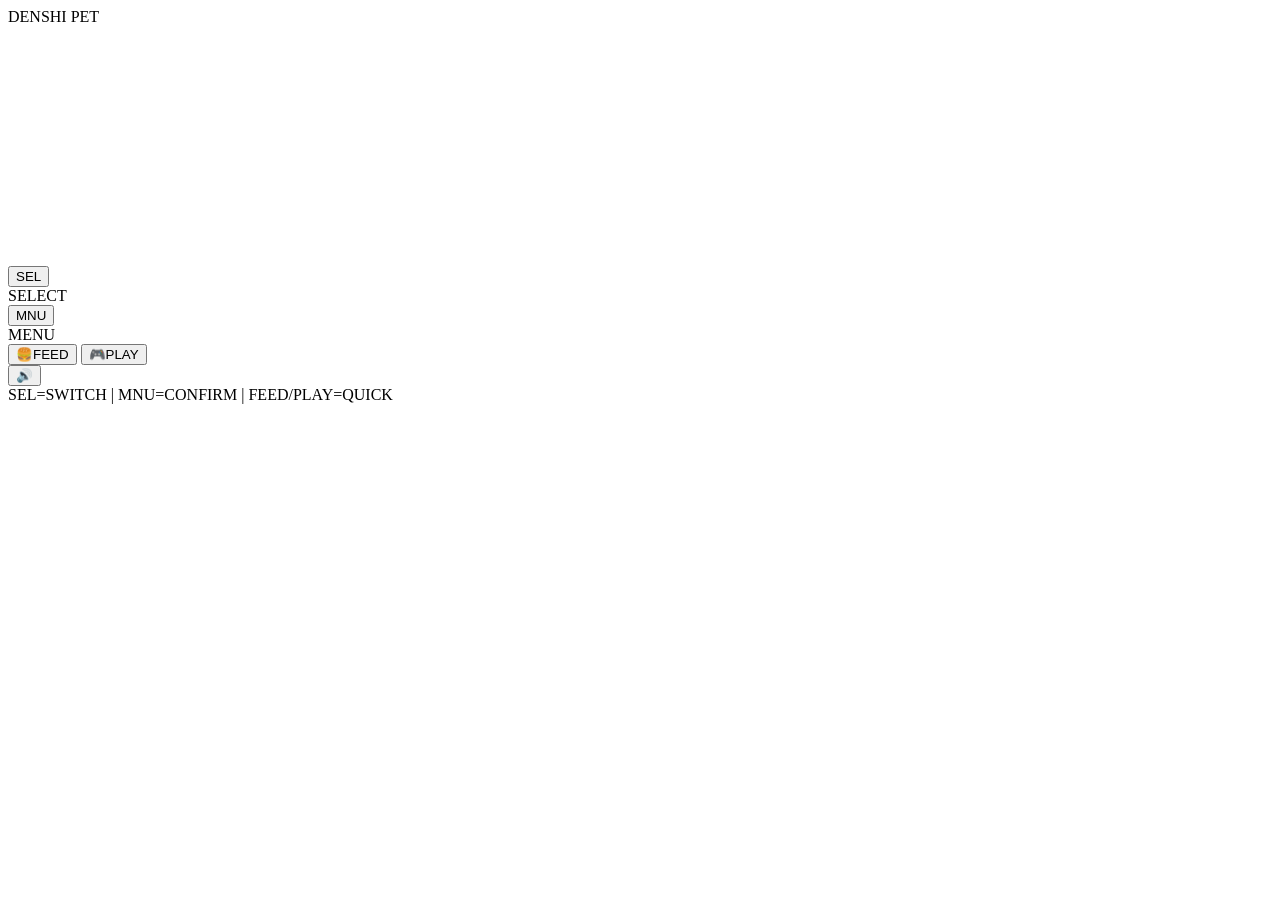
<file: body.html>
<body>
<div class="d">
  <div class="dt"><div class="led" id="led"></div><div class="bb">DENSHI PET</div><div class="led" id="led2"></div></div>
  <div class="sf"><div class="si"><canvas id="lcd" width="320" height="240"></canvas><div class="scan"></div><div class="glare"></div></div></div>
  <div class="bgt">
    <div class="bg"><button class="btn bsel" id="btnSel">SEL</button><div class="bl">SELECT</div></div>
    <div class="bg"><button class="btn bsel" id="btnMnu">MNU</button><div class="bl">MENU</div></div>
  </div>
  <div class="ba">
    <button class="btn bac" id="btnA">&#127828;<span>FEED</span></button>
    <button class="btn bac" id="btnB">&#127918;<span>PLAY</span></button>
  </div>
  <div class="db"><button class="snd" id="btnSnd">&#128266;</button></div>
</div>
<div class="fh">SEL=SWITCH | MNU=CONFIRM | FEED/PLAY=QUICK</div>
</body>
</file>
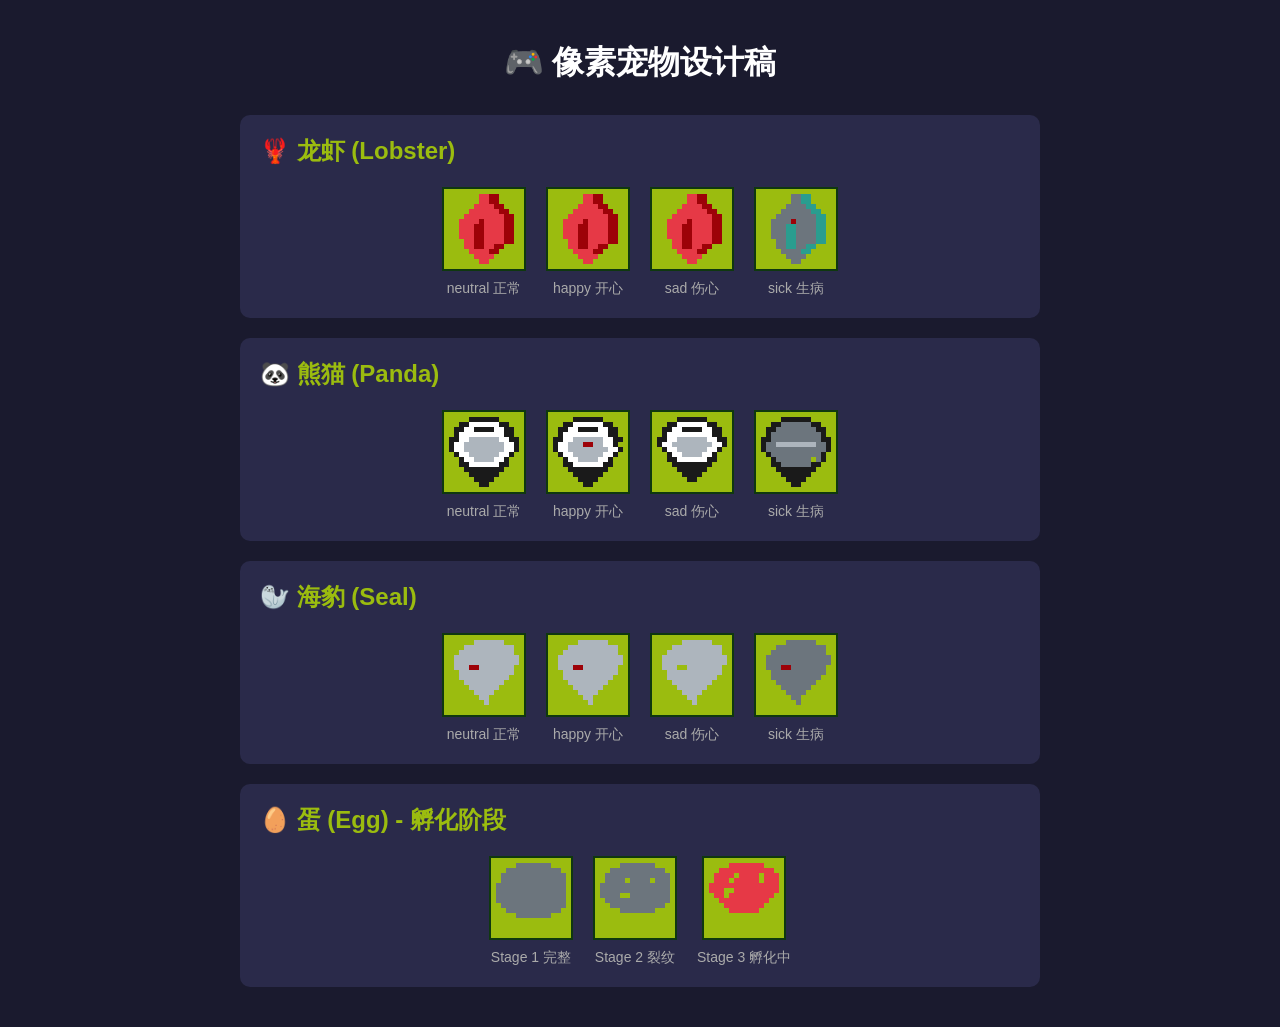
<file: sprite_preview.html>
﻿<!DOCTYPE html>
<html lang="zh-CN">
<head>
    <meta charset="UTF-8">
    <title>像素宠物设计稿</title>
    <style>
        body {
            font-family: sans-serif;
            background: #1a1a2e;
            color: #fff;
            padding: 20px;
            max-width: 800px;
            margin: 0 auto;
        }
        h1 { text-align: center; margin-bottom: 30px; }
        .pet {
            background: #2a2a4a;
            border-radius: 10px;
            padding: 20px;
            margin-bottom: 20px;
        }
        .pet h2 {
            margin-top: 0;
            color: #9bbc0f;
        }
        .states {
            display: flex;
            gap: 20px;
            flex-wrap: wrap;
            justify-content: center;
        }
        .state {
            text-align: center;
        }
        .state canvas {
            background: #9bbc0f;
            border: 2px solid #0f380f;
            image-rendering: pixelated;
        }
        .state-name {
            margin-top: 5px;
            font-size: 14px;
            color: #aaa;
        }
    </style>
</head>
<body>
    <h1>🎮 像素宠物设计稿</h1>

    <div class="pet">
        <h2>🦞 龙虾 (Lobster)</h2>
        <div class="states">
            <div class="state">
                <canvas id="lobster_neutral" width="80" height="80"></canvas>
                <div class="state-name">neutral 正常</div>
            </div>
            <div class="state">
                <canvas id="lobster_happy" width="80" height="80"></canvas>
                <div class="state-name">happy 开心</div>
            </div>
            <div class="state">
                <canvas id="lobster_sad" width="80" height="80"></canvas>
                <div class="state-name">sad 伤心</div>
            </div>
            <div class="state">
                <canvas id="lobster_sick" width="80" height="80"></canvas>
                <div class="state-name">sick 生病</div>
            </div>
        </div>
    </div>

    <div class="pet">
        <h2>🐼 熊猫 (Panda)</h2>
        <div class="states">
            <div class="state">
                <canvas id="panda_neutral" width="80" height="80"></canvas>
                <div class="state-name">neutral 正常</div>
            </div>
            <div class="state">
                <canvas id="panda_happy" width="80" height="80"></canvas>
                <div class="state-name">happy 开心</div>
            </div>
            <div class="state">
                <canvas id="panda_sad" width="80" height="80"></canvas>
                <div class="state-name">sad 伤心</div>
            </div>
            <div class="state">
                <canvas id="panda_sick" width="80" height="80"></canvas>
                <div class="state-name">sick 生病</div>
            </div>
        </div>
    </div>

    <div class="pet">
        <h2>🦭 海豹 (Seal)</h2>
        <div class="states">
            <div class="state">
                <canvas id="seal_neutral" width="80" height="80"></canvas>
                <div class="state-name">neutral 正常</div>
            </div>
            <div class="state">
                <canvas id="seal_happy" width="80" height="80"></canvas>
                <div class="state-name">happy 开心</div>
            </div>
            <div class="state">
                <canvas id="seal_sad" width="80" height="80"></canvas>
                <div class="state-name">sad 伤心</div>
            </div>
            <div class="state">
                <canvas id="seal_sick" width="80" height="80"></canvas>
                <div class="state-name">sick 生病</div>
            </div>
        </div>
    </div>

    <div class="pet">
        <h2>🥚 蛋 (Egg) - 孵化阶段</h2>
        <div class="states">
            <div class="state">
                <canvas id="egg_1" width="80" height="80"></canvas>
                <div class="state-name">Stage 1 完整</div>
            </div>
            <div class="state">
                <canvas id="egg_2" width="80" height="80"></canvas>
                <div class="state-name">Stage 2 裂纹</div>
            </div>
            <div class="state">
                <canvas id="egg_3" width="80" height="80"></canvas>
                <div class="state-name">Stage 3 孵化中</div>
            </div>
        </div>
    </div>

    <script>
    // 颜色
    const C = {
        _: null,
        R: '#e63946',  // 红色
        r: '#9d0208',  // 深红
        K: '#1a1a1a',  // 黑色
        W: '#ffffff',   // 白色
        G: '#6c757d',  // 灰色
        S: '#adb5bd',  // 浅灰
        g: '#2a9d8f',  // 绿色
    };

    // 精灵数据 (16x16)
    const sprites = {
        lobster_neutral: [
            "________________",
            "_______RRrr____",
            "_______RRrr____",
            "______RRRRrr____",
            "_____RRRRRRrr___",
            "____RRRRRRRRrr__",
            "___RRRRrRRRRrr__",
            "___RRRrrRRRRrr__",
            "___RRRrrRRRRrr__",
            "___RRRrrRRRRrr__",
            "____RRrrRRRRrr__",
            "____RRrrRRrr____",
            "_____RRRRrr_____",
            "______RRRR______",
            "_______RR_______",
            "________________",
        ],
        lobster_happy: [
            "________________",
            "_______RRrr____",
            "_______RRrr____",
            "______RRRRrr____",
            "_____RRRRRRrr___",
            "____RRRRRRRRrr__",
            "___RRRRrRRRRrr__",
            "___RRRrrRRRRrr__",
            "___RRRrrRRRRrr__",
            "___RRRrrRRRRrr__",
            "____RRrrRRRRrr__",
            "____RRrrRRrr____",
            "_____RRRRrr_____",
            "______RRRR______",
            "_______RR_______",
            "________________",
        ],
        lobster_sad: [
            "________________",
            "_______RRrr____",
            "_______RRrr____",
            "______RRRRrr____",
            "_____RRRRRRrr___",
            "____RRRRRRRRrr__",
            "___RRRRrRRRRrr__",
            "___RRRrrRRRRrr__",
            "___RRRrrRRRRrr__",
            "___RRRrrRRRRrr__",
            "____RRrrRRRRrr__",
            "____RRrrRRrr____",
            "_____RRRRrr_____",
            "______RRRR______",
            "_______RR_______",
            "________________",
        ],
        lobster_sick: [
            "________________",
            "_______GGgg____",
            "_______GGgg____",
            "______GGGGgg____",
            "_____GGGGGGgg___",
            "____GGGGGGGGgg__",
            "___GGGGrGGGGgg__",
            "___GGGggGGGGgg__",
            "___GGGggGGGGgg__",
            "___GGGggGGGGgg__",
            "____GGggGGGGgg__",
            "____GGggGGgg____",
            "_____GGGGgg_____",
            "______GGGG______",
            "_______GG_______",
            "________________",
        ],

        panda_neutral: [
            "________________",
            "_____KKKKKK____",
            "___KKWWWWWWKK___",
            "__KKWWKKKKWWKK__",
            "__KWWWWWWWWWKK__",
            "_KKWWSSSSSSWWKK_",
            "_KWWSSSSSSSSWWK_",
            "_KWWSSSSSSSSWWK_",
            "__KWWSSSSSSWWK__",
            "___KWWSSSSWWK___",
            "___KKWWWWWWKK___",
            "____KKKKKKKK____",
            "_____KKKKKK_____",
            "______KKKK______",
            "_______KK________",
            "________________",
        ],
        panda_happy: [
            "________________",
            "_____KKKKKK____",
            "___KKWWWWWWKK___",
            "__KKWWKKKKWWKK__",
            "__KWWWWWWWWWKK__",
            "_KKWWSSSSSSWWKK_",
            "_KWWSSSrrSSWWK_",
            "_KWWSSSSSSSSWWK_",
            "__KWWSSSSSSWWK__",
            "___KWWSSSSWWK___",
            "___KKWWWWWWKK___",
            "____KKKKKKKK____",
            "_____KKKKKK_____",
            "______KKKK______",
            "_______KK________",
            "________________",
        ],
        panda_sad: [
            "________________",
            "_____KKKKKK____",
            "___KKWWWWWWKK___",
            "__KKWWKKKKWWKK__",
            "__KWWWWWWWWWKK__",
            "_KKWWSSSSSSWWKK_",
            "_KWWSSSSSSSSWWK_",
            "__KWWSSSSSSWWK__",
            "___KWWSSSSWWK___",
            "___KKWWWWWWKK___",
            "____KKKKKKKK____",
            "_____KKKKKK_____",
            "______KKKK______",
            "_______KK________",
            "________________",
            "________________",
        ],
        panda_sick: [
            "________________",
            "_____KKKKKK____",
            "___KKGGGGGGKK___",
            "__KKGGGGGGGGKK__",
            "__KGGGGGGGGGGK__",
            "_KKGGGGGGGGGGKK_",
            "_KGGSSSSSSSSGGK_",
            "_KGGGGGGGGGGGGK_",
            "__KGGGGGGGGGGK__",
            "___KGGGGGGG GK__",
            "___KKGGGGGGKK___",
            "____KKKKKKKK____",
            "_____KKKKKK_____",
            "______KKKK______",
            "_______KK________",
            "________________",
        ],

        seal_neutral: [
            "________________",
            "______SSSSSS____",
            "____SSSSSSSSSS__",
            "___SSSSSSSSSSS__",
            "__SSSSSSSSSSSSS_",
            "__SSSSSSSSSSSSS_",
            "__SSSrrSSSSSSS__",
            "___SSSSSSSSSSS__",
            "___SSSSSSSSSS___",
            "____SSSSSSSS____",
            "_____SSSSSS_____",
            "______SSSS______",
            "_______SS________",
            "________S________",
            "_________________",
            "________________",
        ],
        seal_happy: [
            "________________",
            "______SSSSSS____",
            "____SSSSSSSSSS__",
            "___SSSSSSSSSSS__",
            "__SSSSSSSSSSSSS_",
            "__SSSSSSSSSSSSS_",
            "__SSSrrSSSSSSS__",
            "___SSSSSSSSSSS__",
            "___SSSSSSSSSS___",
            "____SSSSSSSS____",
            "_____SSSSSS_____",
            "______SSSS______",
            "_______SS________",
            "________S________",
            "_________________",
            "________________",
        ],
        seal_sad: [
            "________________",
            "______SSSSSS____",
            "____SSSSSSSSSS__",
            "___SSSSSSSSSSS__",
            "__SSSSSSSSSSSSS_",
            "__SSSSSSSSSSSSS_",
            "__SSS..SSSSSSS__",
            "___SSSSSSSSSSS__",
            "___SSSSSSSSSS___",
            "____SSSSSSSS____",
            "_____SSSSSS_____",
            "______SSSS______",
            "_______SS________",
            "________S________",
            "_________________",
            "________________",
        ],
        seal_sick: [
            "________________",
            "______GGGGGG____",
            "____GGGGGGGGGG__",
            "___GGGGGGGGGGG__",
            "__GGGGGGGGGGGGG_",
            "__GGGGGGGGGGGGG_",
            "__GGGrrGGGGGGG__",
            "___GGGGGGGGGGG__",
            "___GGGGGGGGGG___",
            "____GGGGGGGG____",
            "_____GGGGGG_____",
            "______GGGG______",
            "_______GG________",
            "________G________",
            "_________________",
            "________________",
        ],

        egg_1: [
            "________________",
            "_____GGGGGGG____",
            "___GGGGGGGGGGG__",
            "__GGGGGGGGGGGGG_",
            "__GGGGGGGGGGGGG_",
            "_GGGGGGGGGGGGGG_",
            "_GGGGGGGGGGGGGG_",
            "_GGGGGGGGGGGGGG_",
            "_GGGGGGGGGGGGGG_",
            "__GGGGGGGGGGGGG_",
            "___GGGGGGGGGGG__",
            "_____GGGGGGG____",
            "________________",
            "________________",
            "________________",
            "________________",
        ],
        egg_2: [
            "________________",
            "_____GGGGGGG____",
            "___GGGGGGGGGGG__",
            "__GGGGGGGGGGGGG_",
            "__GGGG_GGGG_GGG_",
            "_GGGGGGGGGGGGGG_",
            "_GGGGGGGGGGGGGG_",
            "_GGGG__GGGGGGGG_",
            "__GGGGGGGGGGGGG_",
            "___GGGGGGGGGGG__",
            "_____GGGGGGG____",
            "________________",
            "________________",
            "________________",
            "________________",
            "________________",
        ],
        egg_3: [
            "________________",
            "_____RRRRRRR____",
            "___RRRRRRRRRRR__",
            "__RRRR_RRRR_RRR_",
            "__RRR_RRRRR_RRR_",
            "_RRRRRRRRRRRRRR_",
            "_RRR__RRRRRRRRR_",
            "__RR_RRRRRRRRR__",
            "___RRRRRRRRRR___",
            "____RRRRRRRR____",
            "_____RRRRRR_____",
            "________________",
            "________________",
            "________________",
            "________________",
            "________________",
        ],
    };

    // 绘制精灵
    function drawSprite(canvasId, spriteData) {
        const canvas = document.getElementById(canvasId);
        const ctx = canvas.getContext('2d');
        ctx.imageSmoothingEnabled = false;
        
        const scale = 5;
        const offsetX = 0;
        const offsetY = 0;
        
        for (let y = 0; y < 16; y++) {
            for (let x = 0; x < 16; x++) {
                const char = spriteData[y][x];
                const color = C[char];
                if (color) {
                    ctx.fillStyle = color;
                    ctx.fillRect(offsetX + x * scale, offsetY + y * scale, scale, scale);
                }
            }
        }
    }

    // 绘制所有精灵
    Object.keys(sprites).forEach(id => {
        drawSprite(id, sprites[id]);
    });
    </script>
</body>
</html>
</file>
